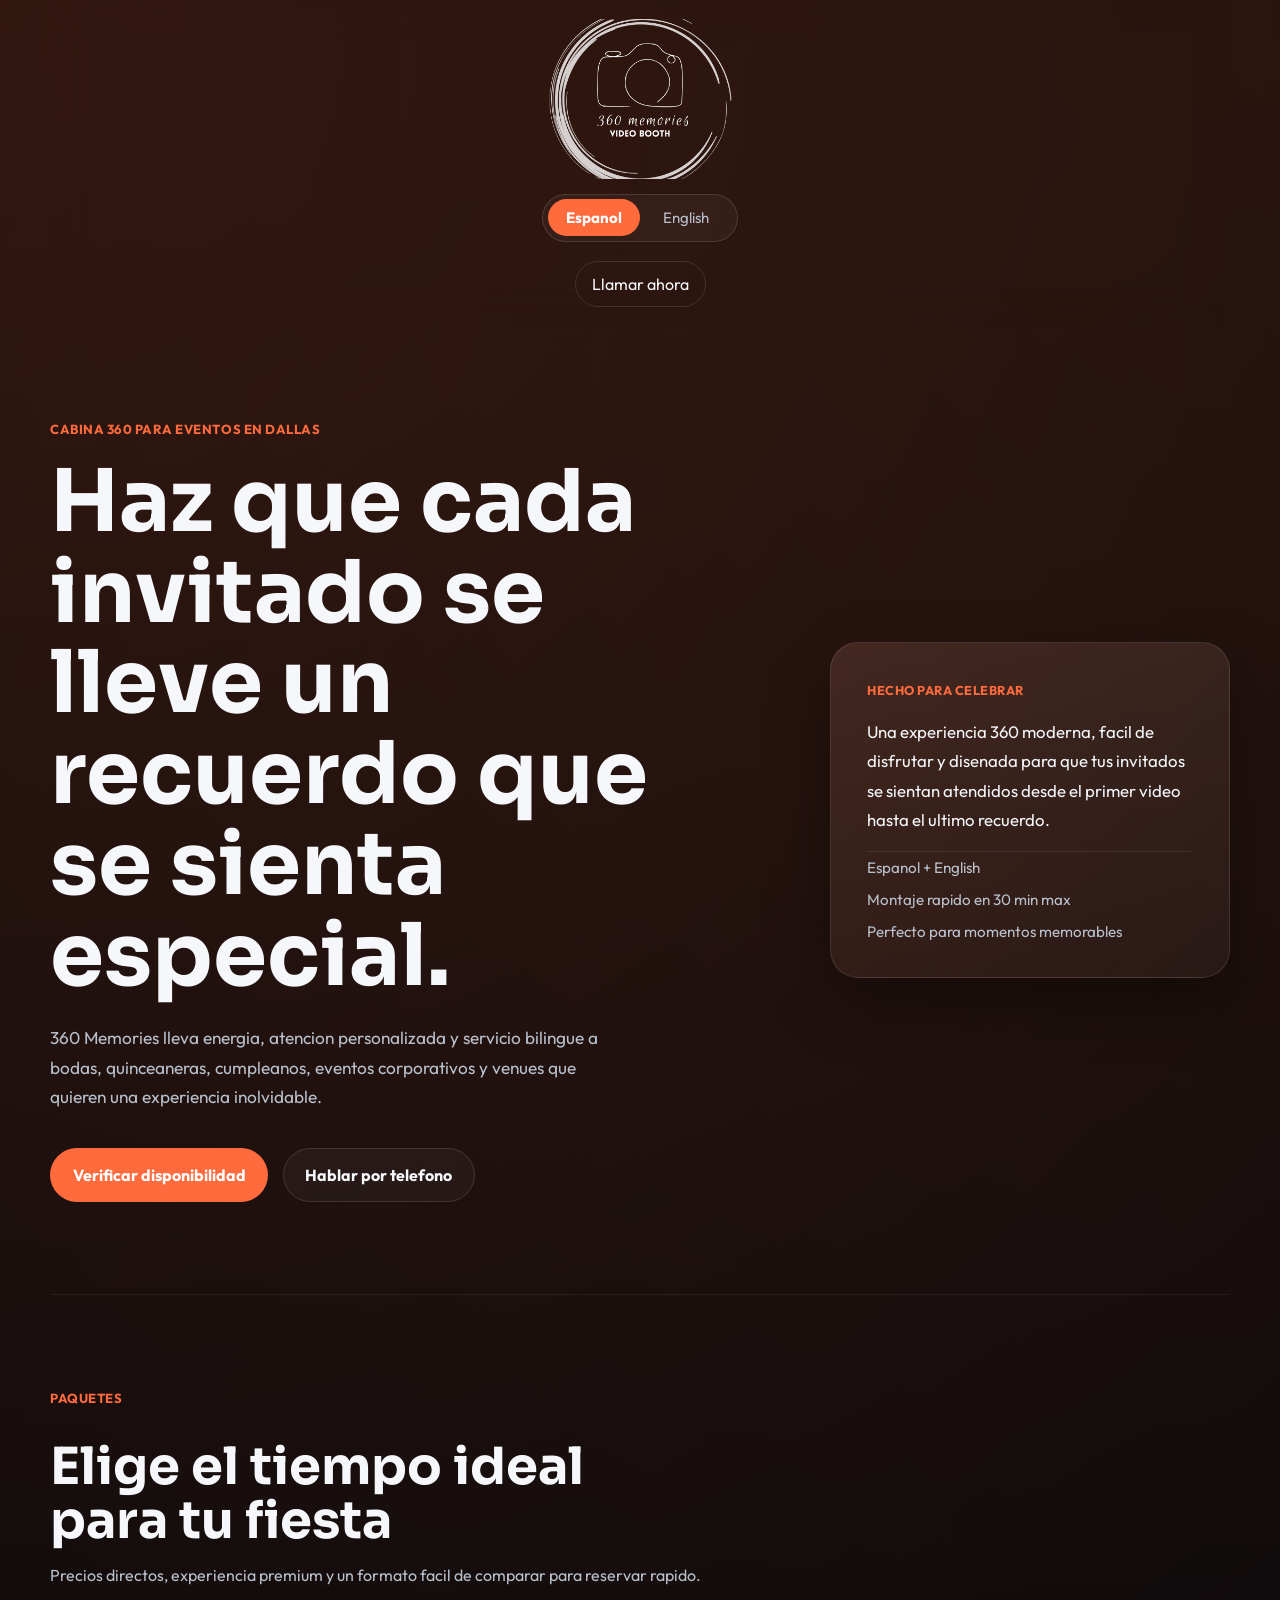
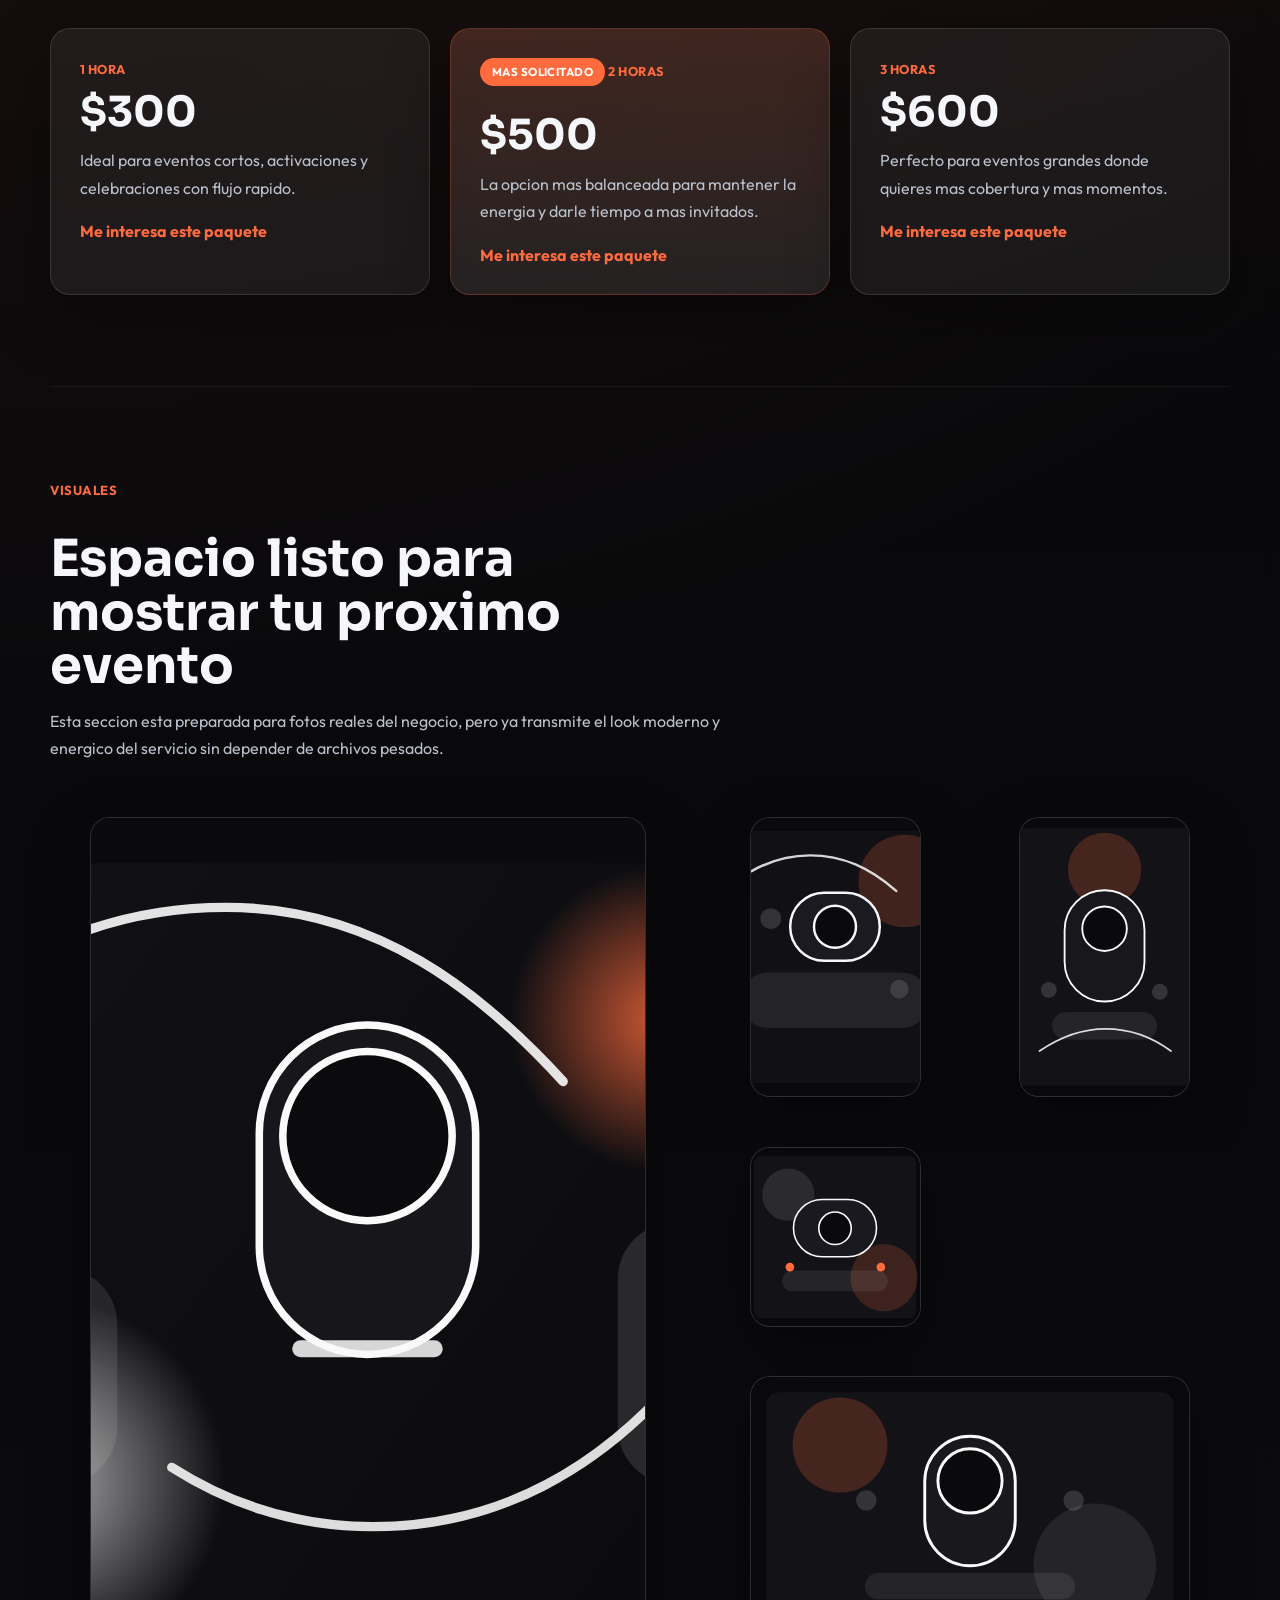
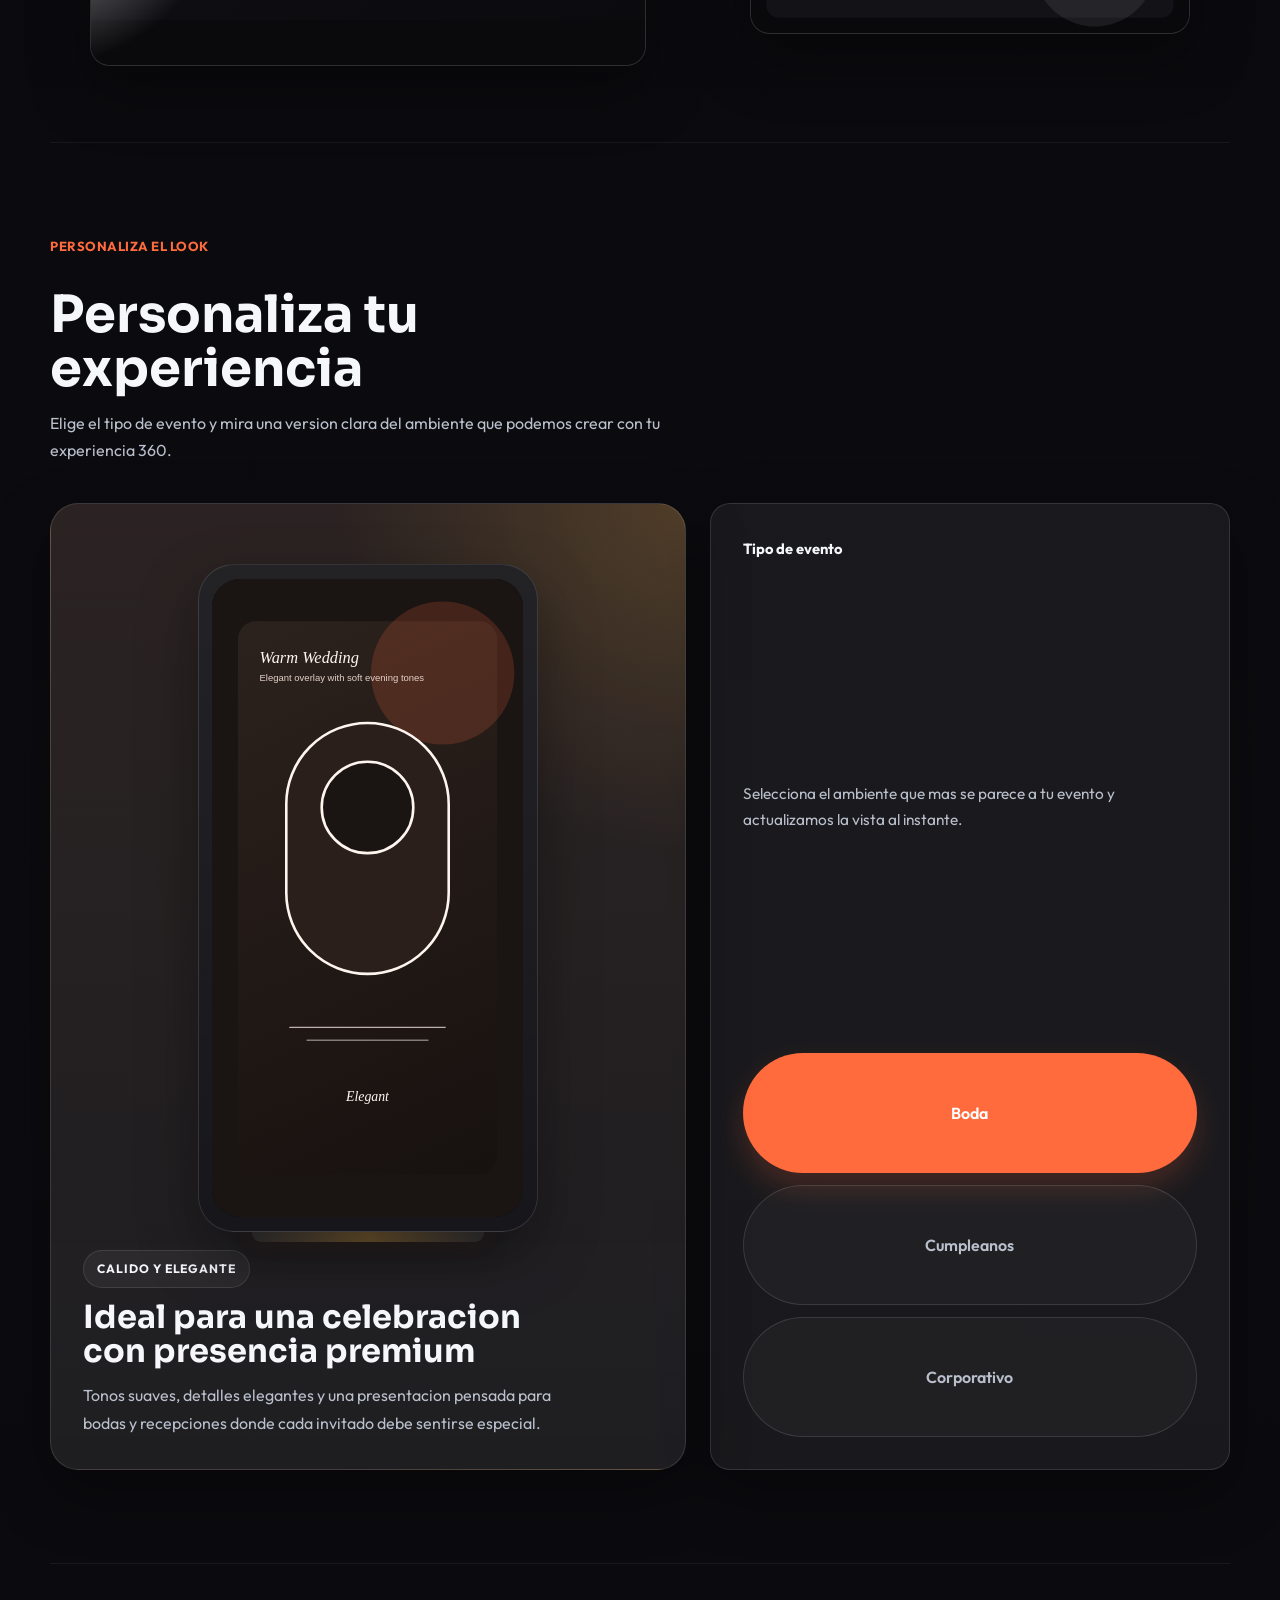
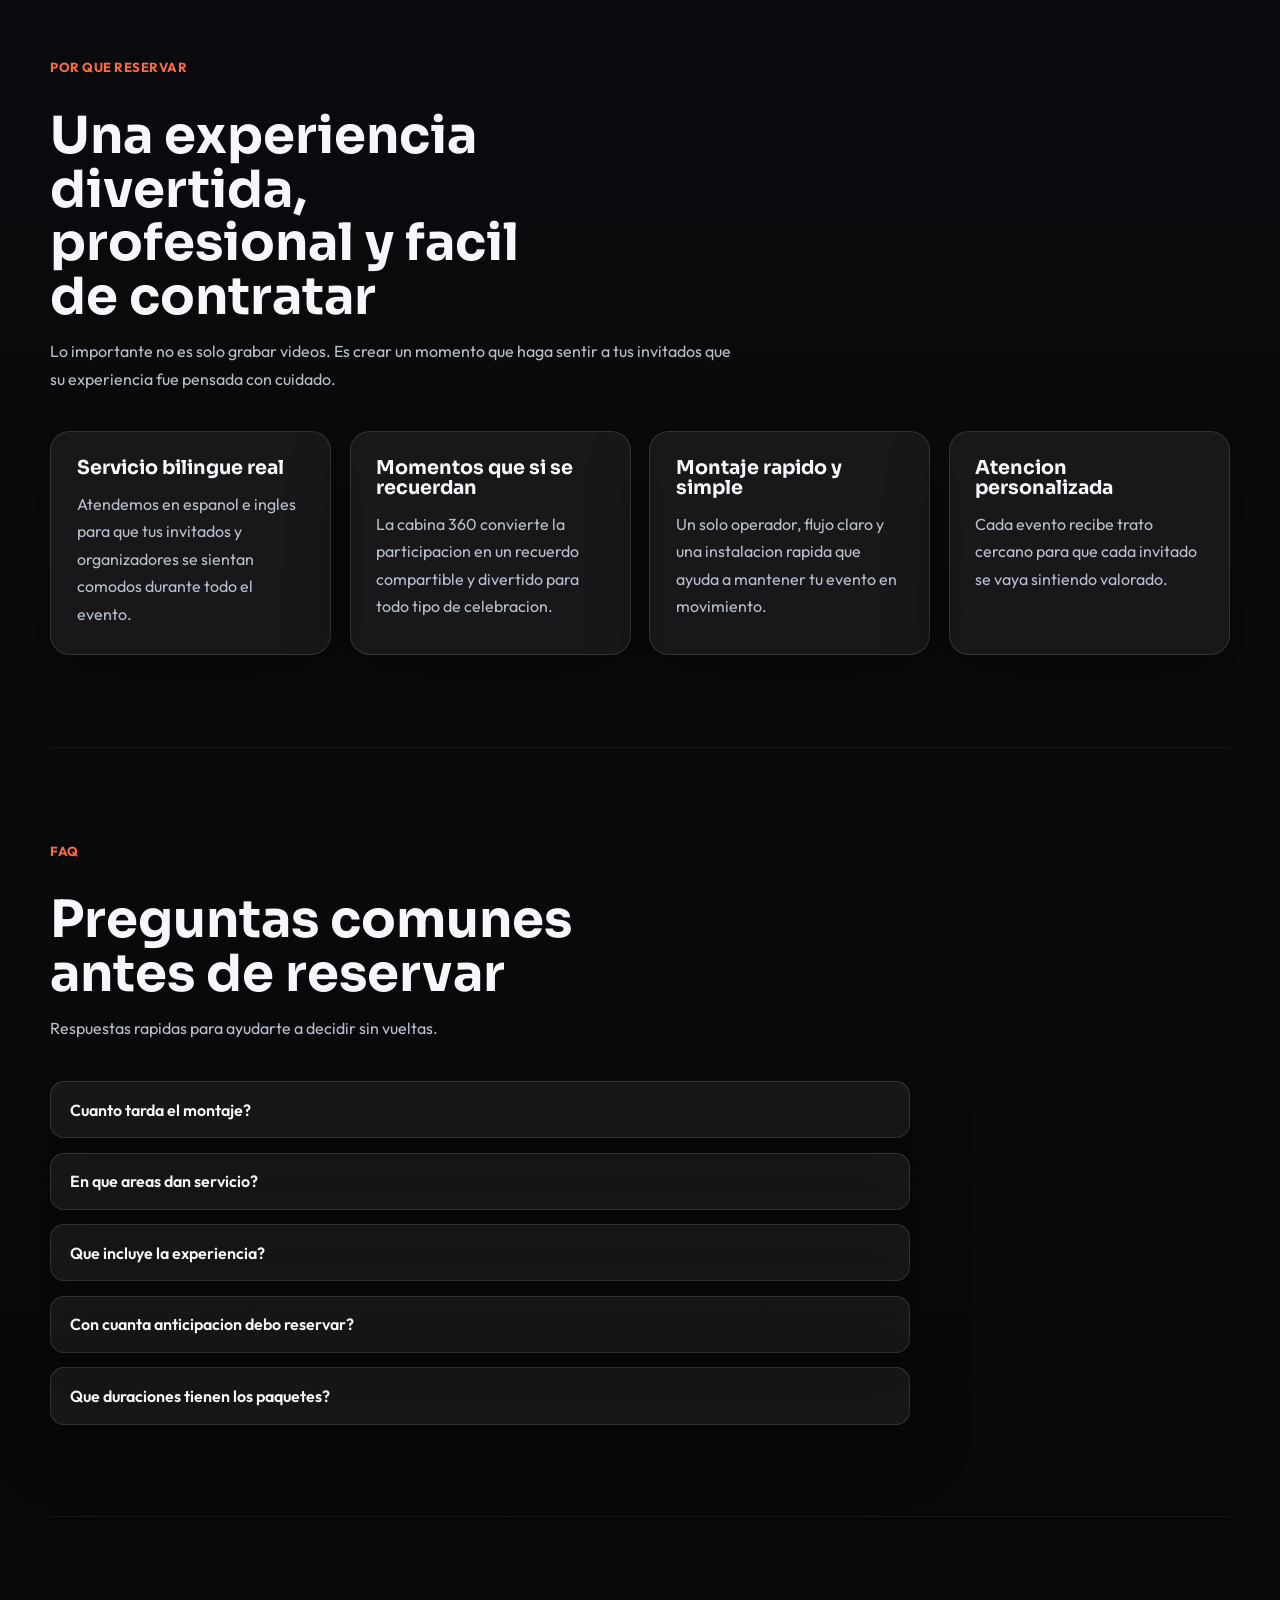
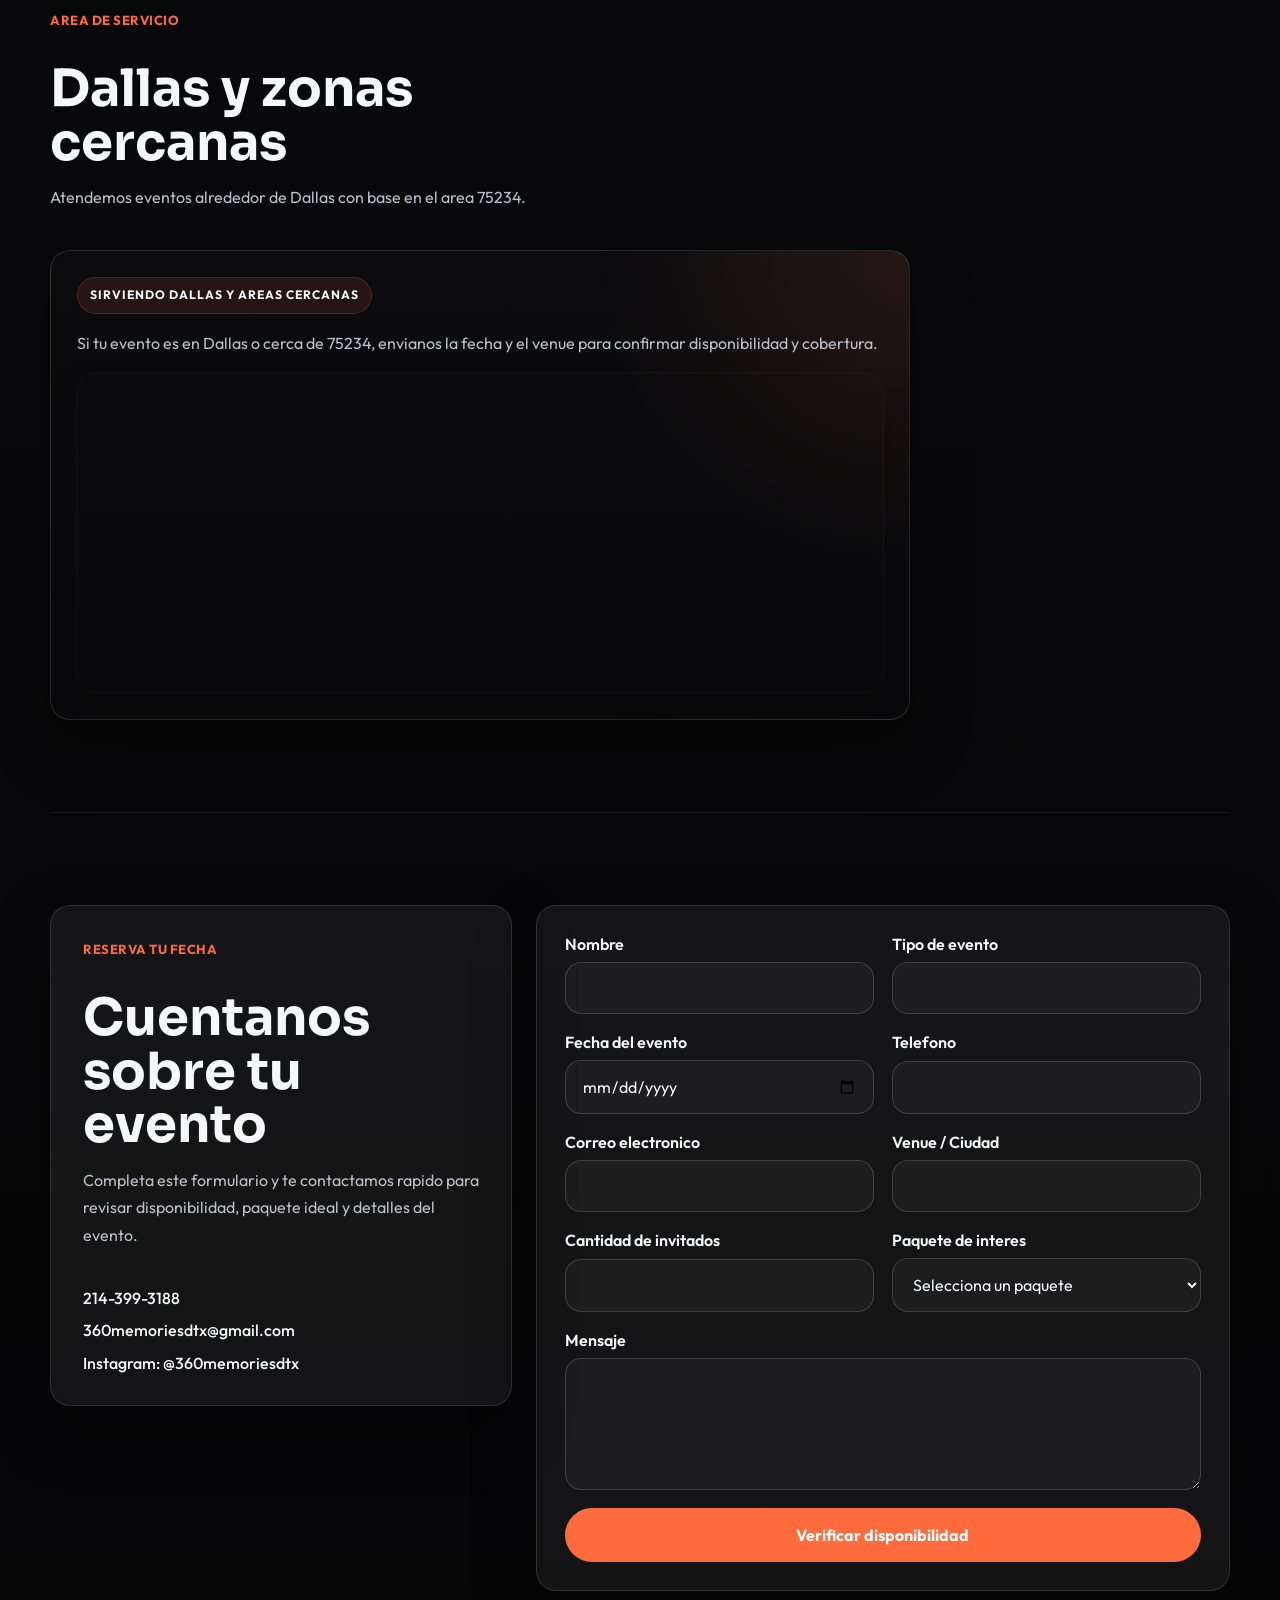
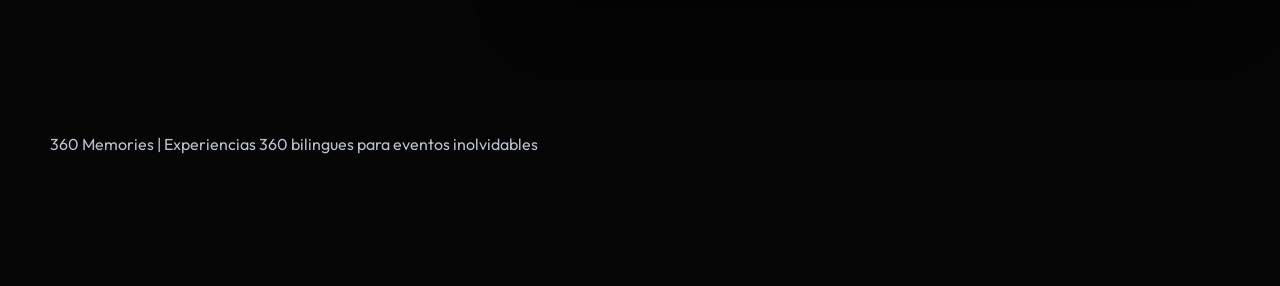
<file: index.html>
<!DOCTYPE html>
<html lang="es">
  <head>
    <meta charset="UTF-8" />
    <meta name="viewport" content="width=device-width, initial-scale=1.0" />
    <title>360 Memories | Bilingual 360 Photo Booth Experiences</title>
    <meta
      name="description"
      content="360 Memories offers bilingual 360 photo booth experiences for weddings, quinceaneras, birthdays, corporate events, and venues across Dallas."
    />
    <meta property="og:title" content="360 Memories" />
    <meta
      property="og:description"
      content="Fun, professional, bilingual 360 booth experiences that make every guest feel celebrated."
    />
    <meta property="og:type" content="website" />
    <meta property="og:image" content="/assets/social-share.png" />
    <meta property="og:image:width" content="1200" />
    <meta property="og:image:height" content="630" />
    <meta name="twitter:card" content="summary_large_image" />
    <meta name="twitter:title" content="360 Memories" />
    <meta
      name="twitter:description"
      content="Fun, professional, bilingual 360 booth experiences that make every guest feel celebrated."
    />
    <meta name="twitter:image" content="/assets/social-share.png" />
    <meta name="theme-color" content="#0b0b0d" />
    <link rel="preconnect" href="https://fonts.googleapis.com" />
    <link rel="preconnect" href="https://fonts.gstatic.com" crossorigin />
    <link
      href="https://fonts.googleapis.com/css2?family=Outfit:wght@300;400;500;600;700;800&family=Sora:wght@500;600;700;800&display=swap"
      rel="stylesheet"
    />
    <link rel="stylesheet" href="styles.css" />
  </head>
  <body data-page="home">
    <div class="page-shell">
      <header class="site-header">
        <div class="header-top-group">
          <a href="#top" class="brand" aria-label="360 Memories home">
            <div class="brand-mark">
              <img src="assets/logo.png" alt="360 Memories Video Booth logo" data-logo />
            </div>
          </a>
          <nav class="lang-toggle" aria-label="Language selector">
            <button type="button" class="lang-btn" data-lang-toggle="es">Espanol</button>
            <button type="button" class="lang-btn" data-lang-toggle="en">English</button>
          </nav>
        </div>
        <a class="header-call" data-phone-link href="#">
          <span data-i18n="callNow"></span>
        </a>
      </header>

      <main id="top">
        <section class="hero section">
          <div class="hero-copy">
            <p class="eyebrow" data-i18n="heroEyebrow"></p>
            <h1 data-i18n="heroHeadline"></h1>
            <p class="hero-lead" data-i18n="heroSubheadline"></p>

            <div class="hero-actions">
              <a href="#lead-form" class="btn btn-primary" data-i18n="primaryCta"></a>
              <a href="#" class="btn btn-secondary" data-phone-link>
                <span data-i18n="heroCallCta"></span>
              </a>
            </div>
          </div>

          <aside class="hero-visual" aria-label="360 booth preview">
            <div class="hero-panel">
              <p class="hero-panel-label" data-i18n="visualLabelTop"></p>
              <p class="hero-panel-text" data-i18n="visualBody"></p>
              <div class="hero-panel-meta">
                <span data-i18n="heroPillOne"></span>
                <span data-i18n="heroPillTwo"></span>
                <span data-i18n="heroPillThree"></span>
              </div>
            </div>
          </aside>
        </section>

        <section class="section" id="packages">
          <div class="section-heading">
            <p class="eyebrow" data-i18n="packagesEyebrow"></p>
            <h2 data-i18n="packagesTitle"></h2>
            <p data-i18n="packagesIntro"></p>
          </div>

          <div class="packages-grid">
            <article class="package-card">
              <span class="package-time" data-i18n="packageOneLabel"></span>
              <h3 data-package-price="0"></h3>
              <p data-i18n="packageOneBody"></p>
              <a href="#lead-form" class="text-link" data-i18n="packageCta"></a>
            </article>
            <article class="package-card featured">
              <span class="featured-badge" data-i18n="popularBadge"></span>
              <span class="package-time" data-i18n="packageTwoLabel"></span>
              <h3 data-package-price="1"></h3>
              <p data-i18n="packageTwoBody"></p>
              <a href="#lead-form" class="text-link" data-i18n="packageCta"></a>
            </article>
            <article class="package-card">
              <span class="package-time" data-i18n="packageThreeLabel"></span>
              <h3 data-package-price="2"></h3>
              <p data-i18n="packageThreeBody"></p>
              <a href="#lead-form" class="text-link" data-i18n="packageCta"></a>
            </article>
          </div>
        </section>

        <section class="section" id="gallery">
          <div class="section-heading">
            <p class="eyebrow" data-i18n="galleryEyebrow"></p>
            <h2 data-i18n="galleryTitle"></h2>
            <p data-i18n="galleryIntro"></p>
          </div>

          <div class="gallery-layout">
            <figure class="gallery-feature gallery-media">
              <img
                src="images/gallery1.svg"
                alt="Featured 360 booth event scene with guests celebrating around the platform"
                loading="lazy"
              />
            </figure>
            <div class="gallery-grid">
              <figure class="gallery-tile gallery-media">
                <img
                  src="images/gallery2.svg"
                  alt="Wedding-style 360 booth setup with elegant lighting"
                  loading="lazy"
                />
              </figure>
              <figure class="gallery-tile tall gallery-media">
                <img
                  src="images/gallery3.svg"
                  alt="Quinceanera-inspired 360 booth moment with bright event energy"
                  loading="lazy"
                />
              </figure>
              <figure class="gallery-tile gallery-media">
                <img
                  src="images/gallery4.svg"
                  alt="Corporate event crowd enjoying a branded 360 booth activation"
                  loading="lazy"
                />
              </figure>
              <figure class="gallery-tile wide gallery-media">
                <img
                  src="images/gallery5.svg"
                  alt="Birthday party style 360 booth area with energetic atmosphere"
                  loading="lazy"
                />
              </figure>
            </div>
          </div>
        </section>

        <section class="section" id="experience-customizer">
          <div class="section-heading">
            <p class="eyebrow" data-i18n="customizerEyebrow"></p>
            <h2 data-i18n="customizerTitle"></h2>
            <p data-i18n="customizerIntro"></p>
          </div>

          <div class="customizer-layout">
            <div class="customizer-visual theme-wedding" data-experience-visual>
              <div class="phone-preview-shell">
                <div class="showcase-booth-visual" aria-hidden="true">
                  <div class="showcase-booth-arm-group">
                    <span class="showcase-booth-arm"></span>
                    <span class="showcase-booth-ring"></span>
                  </div>
                  <span class="showcase-booth-base"></span>
                </div>
                <div class="phone-preview-frame">
                  <div class="phone-preview-screen">
                    <img
                      id="experience-preview-image"
                      src="images/preview-wedding-elegant-warm.svg"
                      alt="Phone preview of a wedding 360 booth experience"
                      loading="lazy"
                    />
                  </div>
                </div>
              </div>

              <div class="experience-summary">
                <p class="experience-summary-label" data-experience-tone data-i18n="customizerWeddingTone"></p>
                <h3 data-experience-title data-i18n="customizerWeddingTitle"></h3>
                <p data-experience-description data-i18n="customizerWeddingBody"></p>
              </div>
            </div>

            <div class="customizer-controls">
              <div class="control-group">
                <p class="control-label" data-i18n="customizerEventLabel"></p>
                <p class="control-helper" data-i18n="customizerControlBody"></p>
                <div class="control-options">
                  <button type="button" class="control-chip is-active" data-experience-option="wedding" data-i18n="customizerEventWedding"></button>
                  <button type="button" class="control-chip" data-experience-option="birthday" data-i18n="customizerEventBirthday"></button>
                  <button type="button" class="control-chip" data-experience-option="corporate" data-i18n="customizerEventCorporate"></button>
                </div>
              </div>
            </div>
          </div>
        </section>

        <section class="section" id="value">
          <div class="section-heading">
            <p class="eyebrow" data-i18n="valueEyebrow"></p>
            <h2 data-i18n="valueTitle"></h2>
            <p data-i18n="valueIntro"></p>
          </div>

          <div class="value-grid">
            <article class="value-card">
              <h3 data-i18n="valueOneTitle"></h3>
              <p data-i18n="valueOneBody"></p>
            </article>
            <article class="value-card">
              <h3 data-i18n="valueTwoTitle"></h3>
              <p data-i18n="valueTwoBody"></p>
            </article>
            <article class="value-card">
              <h3 data-i18n="valueThreeTitle"></h3>
              <p data-i18n="valueThreeBody"></p>
            </article>
            <article class="value-card">
              <h3 data-i18n="valueFourTitle"></h3>
              <p data-i18n="valueFourBody"></p>
            </article>
          </div>
        </section>

        <section class="section" id="faq">
          <div class="section-heading">
            <p class="eyebrow" data-i18n="faqEyebrow"></p>
            <h2 data-i18n="faqTitle"></h2>
            <p data-i18n="faqIntro"></p>
          </div>

          <div class="faq-list">
            <details class="faq-item">
              <summary data-i18n="faqOneQuestion"></summary>
              <p data-i18n="faqOneAnswer"></p>
            </details>
            <details class="faq-item">
              <summary data-i18n="faqTwoQuestion"></summary>
              <p data-i18n="faqTwoAnswer"></p>
            </details>
            <details class="faq-item">
              <summary data-i18n="faqThreeQuestion"></summary>
              <p data-i18n="faqThreeAnswer"></p>
            </details>
            <details class="faq-item">
              <summary data-i18n="faqFourQuestion"></summary>
              <p data-i18n="faqFourAnswer"></p>
            </details>
            <details class="faq-item">
              <summary data-i18n="faqFiveQuestion"></summary>
              <p data-i18n="faqFiveAnswer"></p>
            </details>
          </div>
        </section>

        <section class="section service-area" id="service-area">
          <div class="section-heading">
            <p class="eyebrow" data-i18n="serviceEyebrow"></p>
            <h2 data-i18n="serviceTitle"></h2>
            <p data-i18n="serviceIntro"></p>
          </div>

          <div class="service-area-map-shell">
            <p class="service-area-map-label" data-i18n="serviceMapLabel"></p>
            <p data-i18n="serviceBody"></p>
            <div class="service-area-map">
              <iframe
                title="Map showing Dallas, Texas and surrounding areas"
                width="100%"
                height="320"
                style="border:0;"
                loading="lazy"
                allowfullscreen
                referrerpolicy="no-referrer-when-downgrade"
                src="https://www.google.com/maps?q=Dallas+Texas&z=10&output=embed"
              ></iframe>
            </div>
          </div>
        </section>

        <section class="section lead-section" id="lead-form">
          <div class="lead-panel">
            <div class="section-heading">
              <p class="eyebrow" data-i18n="formEyebrow"></p>
              <h2 data-i18n="formTitle"></h2>
              <p data-i18n="formIntro"></p>
            </div>

            <div class="contact-points">
              <a href="#" data-phone-link></a>
              <a href="#" data-email-link data-config="email"></a>
              <a href="#" data-instagram-link></a>
            </div>
          </div>

          <form
            name="lead-capture-360-memories"
            method="POST"
            action="/thank-you.html"
            data-netlify="true"
            netlify-honeypot="bot-field"
            class="lead-form"
          >
            <input type="hidden" name="form-name" value="lead-capture-360-memories" />
            <input type="hidden" name="business" data-config-value="businessName" value="360 Memories" />
            <p class="sr-only">
              <label>
                Do not fill this out if you are human:
                <input name="bot-field" />
              </label>
            </p>

            <label>
              <span data-i18n="fieldName"></span>
              <input type="text" name="name" required autocomplete="name" />
            </label>

            <label>
              <span data-i18n="fieldEventType"></span>
              <input type="text" name="event_type" required />
            </label>

            <label>
              <span data-i18n="fieldEventDate"></span>
              <input type="date" name="event_date" required />
            </label>

            <label>
              <span data-i18n="fieldPhone"></span>
              <input type="tel" name="phone" required autocomplete="tel" />
            </label>

            <label>
              <span data-i18n="fieldEmail"></span>
              <input type="email" name="email" required autocomplete="email" />
            </label>

            <label>
              <span data-i18n="fieldVenue"></span>
              <input type="text" name="venue_city" required />
            </label>

            <label>
              <span data-i18n="fieldGuestCount"></span>
              <input type="number" name="guest_count" min="1" required />
            </label>

            <label>
              <span data-i18n="fieldPackage"></span>
              <select name="package_interest" id="package-interest" required></select>
            </label>

            <label class="full-width">
              <span data-i18n="fieldMessage"></span>
              <textarea name="message" rows="5" required></textarea>
            </label>

            <button type="submit" class="btn btn-primary full-width" data-i18n="formCta"></button>
          </form>
        </section>
      </main>

      <footer class="site-footer">
        <p>
          <span data-config="businessName"></span>
          <span data-i18n="footerCopy"></span>
        </p>
      </footer>
    </div>

    <a href="#lead-form" class="mobile-sticky-cta" data-i18n="mobileStickyCta"></a>

    <script src="config.js"></script>
    <script src="main.js"></script>
  </body>
</html>
</file>
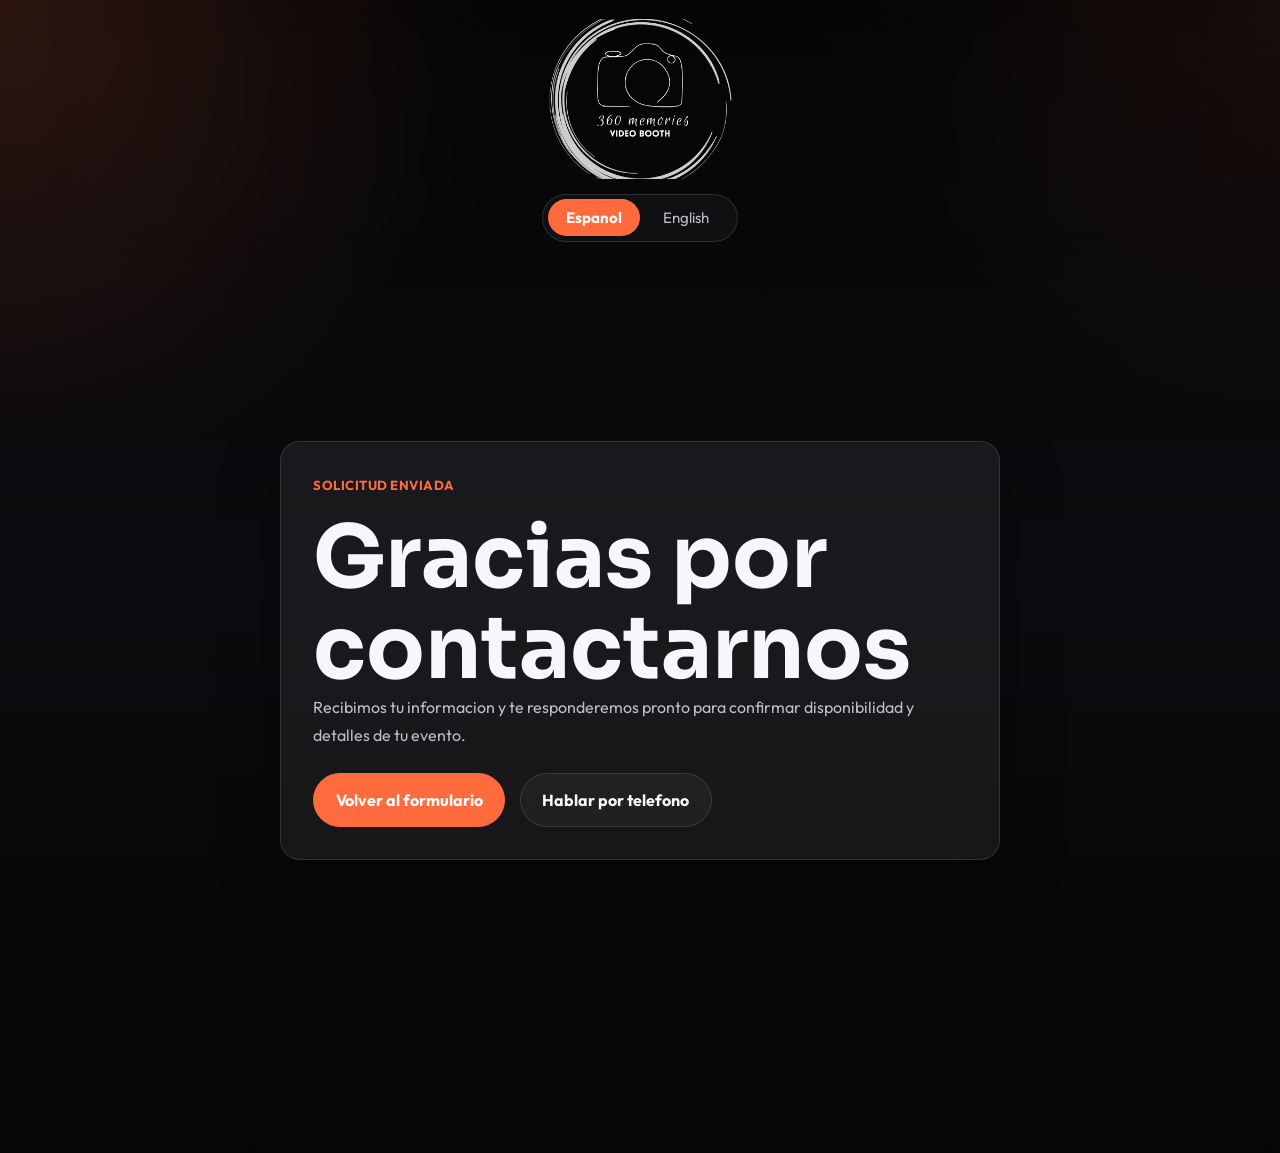
<file: thank-you.html>
<!DOCTYPE html>
<html lang="es">
  <head>
    <meta charset="UTF-8" />
    <meta name="viewport" content="width=device-width, initial-scale=1.0" />
    <title>Thank You | 360 Memories</title>
    <meta
      name="description"
      content="Thank you for contacting 360 Memories. We will follow up soon to confirm availability for your event."
    />
    <meta name="theme-color" content="#0b0b0d" />
    <link rel="preconnect" href="https://fonts.googleapis.com" />
    <link rel="preconnect" href="https://fonts.gstatic.com" crossorigin />
    <link
      href="https://fonts.googleapis.com/css2?family=Outfit:wght@300;400;500;600;700;800&family=Sora:wght@500;600;700;800&display=swap"
      rel="stylesheet"
    />
    <link rel="stylesheet" href="styles.css" />
  </head>
  <body data-page="thank-you" class="thank-you-body">
    <div class="page-shell">
      <header class="site-header">
        <div class="header-top-group">
          <a href="/index.html" class="brand" aria-label="360 Memories home">
            <div class="brand-mark">
              <img src="assets/logo.png" alt="360 Memories Video Booth logo" data-logo />
            </div>
          </a>
          <nav class="lang-toggle" aria-label="Language selector">
            <button type="button" class="lang-btn" data-lang-toggle="es">Espanol</button>
            <button type="button" class="lang-btn" data-lang-toggle="en">English</button>
          </nav>
        </div>
      </header>

      <main class="thank-you-main">
        <section class="thank-you-card">
          <p class="eyebrow" data-i18n="thanksEyebrow"></p>
          <h1 data-i18n="thanksTitle"></h1>
          <p data-i18n="thanksBody"></p>

          <div class="thank-you-actions">
            <a href="/index.html#lead-form" class="btn btn-primary" data-i18n="thanksBackToForm"></a>
            <a href="#" class="btn btn-secondary" data-phone-link>
              <span data-i18n="heroCallCta"></span>
            </a>
          </div>
        </section>
      </main>
    </div>

    <script src="config.js"></script>
    <script src="main.js"></script>
  </body>
</html>
</file>
<file: styles.css>
:root {
  --bg: #09090b;
  --bg-soft: #141419;
  --surface: rgba(255, 255, 255, 0.06);
  --surface-strong: rgba(255, 255, 255, 0.1);
  --text: #f5f7fb;
  --muted: #b9c0cc;
  --line: rgba(255, 255, 255, 0.12);
  --accent: #ff6b3d;
  --accent-soft: rgba(255, 107, 61, 0.14);
  --shadow: 0 24px 60px rgba(0, 0, 0, 0.35);
  --radius-lg: 28px;
  --radius-md: 20px;
  --radius-sm: 14px;
  --max: 1180px;
}

*,
*::before,
*::after {
  box-sizing: border-box;
}

html {
  scroll-behavior: smooth;
}

body {
  margin: 0;
  font-family: "Outfit", sans-serif;
  background:
    radial-gradient(circle at top left, rgba(255, 107, 61, 0.16), transparent 28%),
    radial-gradient(circle at top right, rgba(255, 107, 61, 0.08), transparent 24%),
    linear-gradient(180deg, #050506 0%, #0c0c10 50%, #050506 100%);
  color: var(--text);
}

a {
  color: inherit;
  text-decoration: none;
}

img {
  display: block;
  max-width: 100%;
}

button,
input,
select,
textarea {
  font: inherit;
}

.page-shell {
  width: min(calc(100% - 2rem), var(--max));
  margin: 0 auto;
  padding-bottom: 7rem;
}

.section {
  padding: 5.75rem 0;
}

.section + .section {
  border-top: 1px solid rgba(255, 255, 255, 0.06);
}

.site-header {
  display: flex;
  flex-direction: column;
  align-items: center;
  justify-content: center;
  gap: 1.2rem;
  padding: 1.2rem 0;
  backdrop-filter: blur(18px);
}

.header-top-group {
  display: flex;
  flex-direction: column;
  align-items: center;
  justify-content: center;
  gap: 0.9rem;
}

.brand {
  display: inline-flex;
  align-items: center;
}

.brand-mark {
  width: clamp(180px, 24vw, 280px);
}

.brand-mark img {
  width: 100%;
  height: auto;
}

.eyebrow,
.package-time,
.featured-badge,
.gallery-badge {
  letter-spacing: 0.04em;
  text-transform: uppercase;
}

.lang-toggle {
  display: inline-flex;
  padding: 0.3rem;
  border: 1px solid var(--line);
  border-radius: 999px;
  background: rgba(255, 255, 255, 0.04);
}

.lang-btn,
.header-call {
  border: 0;
  border-radius: 999px;
}

.lang-btn {
  min-width: 92px;
  padding: 0.55rem 1rem;
  background: transparent;
  color: var(--muted);
  font-size: 0.94rem;
  text-align: center;
  cursor: pointer;
  transition: 180ms ease;
}

.lang-btn.is-active {
  background: var(--accent);
  color: #ffffff;
  font-weight: 700;
}

.header-call {
  display: inline-flex;
  align-items: center;
  justify-content: center;
  padding: 0.75rem 1rem;
  border: 1px solid var(--line);
  color: var(--text);
  transition: border-color 320ms ease, color 320ms ease, background 320ms ease;
}

.header-call:hover,
.header-call:focus-visible {
  border-color: rgba(255, 107, 61, 0.4);
  color: #ffffff;
  background: rgba(255, 107, 61, 0.08);
}

.hero {
  display: grid;
  grid-template-columns: 1.1fr 0.9fr;
  gap: 4rem;
  align-items: center;
  min-height: calc(100vh - 120px);
}

.eyebrow {
  color: var(--accent);
  font-size: 0.82rem;
  font-weight: 700;
  margin: 0 0 1rem;
}

h1,
h2,
h3 {
  font-family: "Sora", sans-serif;
  line-height: 1.05;
  margin: 0;
}

h1 {
  font-size: clamp(2.8rem, 7vw, 5.4rem);
  max-width: 12ch;
}

h2 {
  font-size: clamp(2rem, 4vw, 3.2rem);
  max-width: 14ch;
}

h3 {
  font-size: 1.5rem;
}

p {
  color: var(--muted);
  line-height: 1.72;
  margin: 0;
}

.hero-lead,
.section-heading p {
  max-width: 62ch;
}

.hero-copy {
  max-width: 680px;
}

.hero-copy h1 {
  max-width: 11ch;
}

.hero-lead {
  margin-top: 1.35rem;
  max-width: 50ch;
  font-size: 1.08rem;
}

.hero-actions,
.packages-grid,
.gallery-layout,
.value-grid,
.lead-section {
  display: grid;
}

.pill,
.package-card,
.gallery-feature,
.gallery-tile,
.value-card,
.service-area-map-shell,
.lead-panel,
.lead-form,
.thank-you-card,
.faq-item {
  border: 1px solid var(--line);
  background: var(--surface);
  box-shadow: var(--shadow);
}

.hero-actions {
  grid-template-columns: repeat(2, max-content);
  gap: 0.9rem;
  margin-top: 2.25rem;
}

.btn {
  display: inline-flex;
  align-items: center;
  justify-content: center;
  min-height: 54px;
  padding: 0.95rem 1.35rem;
  border-radius: 999px;
  font-weight: 700;
  transition:
    transform 320ms ease,
    box-shadow 320ms ease,
    background 320ms ease,
    border-color 320ms ease;
}

.btn:hover,
.btn:focus-visible {
  transform: translateY(-2px) scale(1.01);
  box-shadow: 0 18px 34px rgba(0, 0, 0, 0.2);
}

.btn-primary {
  background: var(--accent);
  border: 1px solid transparent;
  color: #ffffff;
}

.btn-secondary {
  border: 1px solid var(--line);
  background: rgba(255, 255, 255, 0.04);
  color: var(--text);
}

.btn-primary:hover,
.btn-primary:focus-visible {
  background: #ff7a52;
}

.btn-secondary:hover,
.btn-secondary:focus-visible {
  border-color: rgba(255, 107, 61, 0.4);
  background: rgba(255, 107, 61, 0.08);
}

.package-card,
.gallery-feature,
.gallery-tile,
.value-card,
.service-area-map-shell,
.lead-panel,
.lead-form,
.thank-you-card {
  border-radius: var(--radius-md);
}

.hero-visual {
  display: flex;
  align-items: center;
  justify-content: flex-end;
}

.hero-panel {
  display: grid;
  gap: 1rem;
  width: min(100%, 400px);
  padding: 2.25rem;
  border: 1px solid rgba(255, 255, 255, 0.1);
  border-radius: var(--radius-lg);
  background:
    linear-gradient(180deg, rgba(255, 255, 255, 0.06), rgba(255, 255, 255, 0.03)),
    linear-gradient(135deg, rgba(255, 107, 61, 0.08), rgba(255, 107, 61, 0.02));
  box-shadow: var(--shadow);
}

.hero-panel-label {
  color: var(--accent);
  font-size: 0.8rem;
  font-weight: 700;
  letter-spacing: 0.04em;
  text-transform: uppercase;
}

.hero-panel-text {
  max-width: 30ch;
  color: var(--text);
  font-size: 1.05rem;
  line-height: 1.75;
}

.hero-panel-meta {
  display: grid;
  gap: 0.8rem;
  padding-top: 0.4rem;
  border-top: 1px solid rgba(255, 255, 255, 0.08);
}

.hero-panel-meta span {
  color: var(--muted);
  font-size: 0.95rem;
}

.section-heading {
  display: grid;
  gap: 0.9rem;
  max-width: 700px;
  margin-bottom: 2.4rem;
}

.packages-grid {
  grid-template-columns: repeat(3, minmax(0, 1fr));
  gap: 1.25rem;
}

.package-card {
  position: relative;
  padding: 1.8rem;
  overflow: hidden;
  transition:
    transform 320ms ease,
    box-shadow 320ms ease,
    border-color 320ms ease,
    background 320ms ease;
}

.package-card:hover,
.package-card:focus-within {
  transform: translateY(-4px);
  box-shadow: 0 24px 42px rgba(0, 0, 0, 0.26);
  border-color: rgba(255, 255, 255, 0.2);
}

.package-card.featured {
  background:
    linear-gradient(180deg, rgba(255, 107, 61, 0.14), rgba(255, 255, 255, 0.04)),
    var(--surface);
  border-color: rgba(255, 107, 61, 0.24);
}

.package-card.featured:hover,
.package-card.featured:focus-within {
  border-color: rgba(255, 107, 61, 0.42);
  background:
    linear-gradient(180deg, rgba(255, 107, 61, 0.18), rgba(255, 255, 255, 0.05)),
    var(--surface);
}

.featured-badge {
  display: inline-flex;
  margin-bottom: 1rem;
  padding: 0.4rem 0.75rem;
  border-radius: 999px;
  background: var(--accent);
  color: #ffffff;
  font-size: 0.72rem;
  font-weight: 700;
}

.package-time {
  color: var(--accent);
  font-size: 0.8rem;
  font-weight: 700;
}

.package-card h3 {
  margin: 0.8rem 0;
  font-size: 2.6rem;
}

.text-link {
  display: inline-flex;
  margin-top: 1.2rem;
  color: var(--accent);
  font-weight: 700;
  transition: color 320ms ease, transform 320ms ease;
}

.text-link:hover,
.text-link:focus-visible {
  color: #ff8a66;
  transform: translateX(3px);
}

.gallery-layout {
  grid-template-columns: 1.1fr 0.9fr;
  gap: 1.5rem;
  align-items: stretch;
}

.gallery-feature,
.lead-panel,
.thank-you-card {
  padding: 2rem;
}

.gallery-feature {
  min-height: 100%;
  padding: 0;
}

.gallery-badge {
  display: inline-flex;
  margin-bottom: 1rem;
  padding: 0.45rem 0.75rem;
  border: 1px solid rgba(255, 107, 61, 0.2);
  border-radius: 999px;
  color: var(--accent);
  font-size: 0.75rem;
  font-weight: 700;
  background: var(--accent-soft);
}

.gallery-grid {
  display: grid;
  grid-template-columns: repeat(2, minmax(0, 1fr));
  gap: 1.1rem;
}

.gallery-media {
  position: relative;
  overflow: hidden;
  border-radius: var(--radius-md);
  background: rgba(255, 255, 255, 0.03);
  transition: transform 360ms ease, box-shadow 360ms ease;
}

.gallery-media img {
  width: 100%;
  height: 100%;
  object-fit: cover;
  display: block;
}

.gallery-media:hover,
.gallery-media:focus-within {
  transform: scale(1.03);
  box-shadow: 0 28px 48px rgba(0, 0, 0, 0.28);
}

.gallery-tile {
  position: relative;
  min-height: 180px;
  padding: 0;
}

.gallery-tile.tall {
  min-height: 280px;
}

.gallery-tile.wide {
  grid-column: span 2;
}

.customizer-layout {
  display: grid;
  grid-template-columns: 1.1fr 0.9fr;
  gap: 1.5rem;
  align-items: center;
}

.customizer-visual,
.customizer-controls,
.phone-preview-frame {
  border: 1px solid var(--line);
  background: var(--surface);
  box-shadow: var(--shadow);
}

.customizer-visual {
  position: relative;
  overflow: hidden;
  padding: 2rem;
  border-radius: var(--radius-lg);
  transition:
    background 360ms ease,
    border-color 360ms ease,
    box-shadow 360ms ease,
    transform 360ms ease;
}

.customizer-controls {
  display: grid;
  gap: 1.35rem;
  padding: 2rem;
  border-radius: var(--radius-md);
  align-self: stretch;
}

.control-group {
  display: grid;
  gap: 1rem;
}

.control-label {
  color: var(--text);
  font-size: 0.92rem;
  font-weight: 700;
}

.control-helper {
  max-width: 30rem;
  color: var(--muted);
  font-size: 0.96rem;
}

.control-options {
  display: grid;
  gap: 0.75rem;
}

.control-chip {
  display: inline-flex;
  justify-content: center;
  align-items: center;
  border: 1px solid var(--line);
  background: rgba(255, 255, 255, 0.03);
  color: var(--muted);
  min-height: 52px;
  padding: 0.9rem 1.1rem;
  border-radius: 999px;
  font-weight: 600;
  cursor: pointer;
  transition:
    color 320ms ease,
    background 320ms ease,
    border-color 320ms ease,
    transform 320ms ease;
}

.control-chip:hover,
.control-chip:focus-visible {
  color: var(--text);
  border-color: rgba(255, 107, 61, 0.3);
  transform: translateY(-1px);
}

.control-chip.is-active {
  background: var(--accent);
  border-color: transparent;
  color: #ffffff;
  box-shadow: 0 14px 30px rgba(255, 107, 61, 0.2);
}

.phone-preview-shell {
  position: relative;
  display: flex;
  justify-content: center;
  align-items: center;
  margin: 0 auto;
  min-height: 28rem;
  padding: 1.75rem 0 1.15rem;
}

.showcase-booth-visual {
  position: absolute;
  inset: 1.5rem 0 0;
  pointer-events: none;
  transform-origin: center bottom;
  transition:
    transform 380ms ease,
    opacity 380ms ease;
}

.showcase-booth-arm-group {
  position: absolute;
  left: 50%;
  bottom: 5.4rem;
  width: min(42vw, 180px);
  height: min(42vw, 180px);
  transform-origin: 12% 88%;
  transform: rotate(14deg);
  transition:
    transform 420ms ease,
    filter 360ms ease;
}

.showcase-booth-arm {
  position: absolute;
  left: 14%;
  bottom: 14%;
  width: 5px;
  height: 72%;
  border-radius: 999px;
  background: linear-gradient(180deg, rgba(255, 255, 255, 0.96), rgba(255, 107, 61, 0.48));
  box-shadow: 0 0 18px rgba(255, 107, 61, 0.18);
  transition:
    background 360ms ease,
    box-shadow 360ms ease;
}

.showcase-booth-ring {
  position: absolute;
  left: 18%;
  top: 10%;
  width: 56px;
  height: 56px;
  border-radius: 999px;
  border: 3px solid rgba(255, 255, 255, 0.92);
  box-shadow:
    0 0 0 5px rgba(255, 107, 61, 0.12),
    0 0 24px rgba(255, 107, 61, 0.18);
  transition:
    border-color 360ms ease,
    box-shadow 360ms ease,
    transform 420ms ease;
}

.showcase-booth-base {
  position: absolute;
  left: 50%;
  bottom: 0.55rem;
  width: min(58vw, 232px);
  height: 18px;
  border-radius: 999px;
  background: linear-gradient(90deg, rgba(255, 255, 255, 0.08), rgba(255, 107, 61, 0.26), rgba(255, 255, 255, 0.08));
  box-shadow:
    0 10px 28px rgba(0, 0, 0, 0.22),
    0 0 24px rgba(255, 107, 61, 0.12);
  transform: translateX(-50%);
  transition:
    background 360ms ease,
    box-shadow 360ms ease;
}

.phone-preview-frame {
  position: relative;
  z-index: 1;
  width: min(100%, 340px);
  padding: 0.85rem;
  border-radius: 36px;
  background:
    linear-gradient(180deg, rgba(255, 255, 255, 0.08), rgba(255, 255, 255, 0.03)),
    #101014;
  transition:
    transform 380ms ease,
    border-color 360ms ease,
    box-shadow 360ms ease,
    background 360ms ease;
}

.phone-preview-screen {
  overflow: hidden;
  aspect-ratio: 9 / 18.5;
  border-radius: 28px;
  background: #0b0b0d;
}

.phone-preview-screen img {
  width: 100%;
  height: 100%;
  object-fit: cover;
  display: block;
  transition:
    opacity 360ms ease,
    transform 360ms ease,
    filter 360ms ease;
}

.phone-preview-screen img.is-fading {
  opacity: 0.28;
  transform: scale(1.02);
}

.experience-summary {
  display: grid;
  gap: 0.85rem;
  max-width: 30rem;
}

.experience-summary-label {
  display: inline-flex;
  width: fit-content;
  padding: 0.45rem 0.8rem;
  border-radius: 999px;
  border: 1px solid rgba(255, 255, 255, 0.1);
  background: rgba(255, 255, 255, 0.05);
  color: var(--text);
  font-size: 0.76rem;
  font-weight: 700;
  letter-spacing: 0.08em;
  text-transform: uppercase;
}

.experience-summary h3 {
  margin: 0;
  font-size: clamp(1.5rem, 3vw, 2rem);
}

.experience-summary p:last-child {
  color: var(--muted);
}

.customizer-visual.is-switching {
  transform: scale(0.99);
}

.customizer-visual.is-switching .showcase-booth-visual {
  transform: scale(1.02);
}

.customizer-visual.is-switching .phone-preview-frame {
  transform: scale(0.985);
}

.customizer-visual.theme-wedding {
  background:
    radial-gradient(circle at top right, rgba(244, 179, 70, 0.18), transparent 30%),
    linear-gradient(180deg, rgba(255, 148, 92, 0.08), rgba(255, 255, 255, 0.02)),
    var(--surface);
}

.customizer-visual.theme-wedding .showcase-booth-arm {
  background: linear-gradient(180deg, rgba(255, 247, 230, 0.98), rgba(255, 176, 106, 0.6));
  box-shadow: 0 0 24px rgba(255, 176, 106, 0.22);
}

.customizer-visual.theme-wedding .showcase-booth-ring {
  border-color: rgba(255, 245, 224, 0.95);
  box-shadow:
    0 0 0 6px rgba(241, 190, 98, 0.14),
    0 0 28px rgba(255, 176, 106, 0.22);
}

.customizer-visual.theme-wedding .showcase-booth-base {
  background: linear-gradient(90deg, rgba(255, 255, 255, 0.08), rgba(244, 179, 70, 0.36), rgba(255, 255, 255, 0.08));
}

.customizer-visual.theme-birthday {
  background:
    radial-gradient(circle at top right, rgba(255, 107, 61, 0.22), transparent 34%),
    linear-gradient(180deg, rgba(255, 88, 88, 0.08), rgba(255, 255, 255, 0.02)),
    var(--surface);
}

.customizer-visual.theme-birthday .showcase-booth-arm-group {
  transform: rotate(18deg);
}

.customizer-visual.theme-birthday .showcase-booth-arm {
  background: linear-gradient(180deg, rgba(255, 245, 245, 0.98), rgba(255, 107, 61, 0.72));
  box-shadow: 0 0 28px rgba(255, 107, 61, 0.26);
}

.customizer-visual.theme-birthday .showcase-booth-ring {
  border-color: rgba(255, 255, 255, 0.96);
  box-shadow:
    0 0 0 6px rgba(255, 107, 61, 0.16),
    0 0 32px rgba(255, 107, 61, 0.3);
}

.customizer-visual.theme-birthday .showcase-booth-base {
  background: linear-gradient(90deg, rgba(255, 255, 255, 0.08), rgba(255, 107, 61, 0.44), rgba(255, 255, 255, 0.08));
}

.customizer-visual.theme-corporate {
  background:
    radial-gradient(circle at top right, rgba(117, 137, 160, 0.16), transparent 32%),
    linear-gradient(180deg, rgba(74, 84, 97, 0.12), rgba(255, 255, 255, 0.02)),
    var(--surface);
}

.customizer-visual.theme-corporate .showcase-booth-arm-group {
  transform: rotate(10deg);
}

.customizer-visual.theme-corporate .showcase-booth-arm {
  background: linear-gradient(180deg, rgba(241, 246, 250, 0.96), rgba(111, 130, 151, 0.55));
  box-shadow: 0 0 18px rgba(111, 130, 151, 0.2);
}

.customizer-visual.theme-corporate .showcase-booth-ring {
  border-color: rgba(233, 240, 246, 0.92);
  box-shadow:
    0 0 0 6px rgba(117, 137, 160, 0.12),
    0 0 24px rgba(117, 137, 160, 0.2);
}

.customizer-visual.theme-corporate .showcase-booth-base {
  background: linear-gradient(90deg, rgba(255, 255, 255, 0.08), rgba(117, 137, 160, 0.34), rgba(255, 255, 255, 0.08));
}

.value-grid {
  grid-template-columns: repeat(4, minmax(0, 1fr));
  gap: 1.15rem;
}

.value-card {
  padding: 1.6rem;
}

.value-card h3 {
  margin-bottom: 0.8rem;
  font-size: 1.2rem;
}

.faq-list {
  display: grid;
  max-width: 860px;
  gap: 0.9rem;
}

.faq-item {
  border-radius: var(--radius-sm);
  padding: 1.1rem 1.2rem;
}

.faq-item summary {
  cursor: pointer;
  list-style: none;
  font-weight: 600;
  color: var(--text);
}

.faq-item summary::-webkit-details-marker {
  display: none;
}

.faq-item p {
  margin-top: 0.8rem;
}

.service-area-map-shell {
  display: grid;
  gap: 1rem;
  max-width: 860px;
  padding: 1.6rem;
  position: relative;
  background:
    radial-gradient(circle at top right, rgba(255, 107, 61, 0.1), transparent 32%),
    linear-gradient(180deg, rgba(255, 255, 255, 0.02), rgba(255, 255, 255, 0.01));
}

.service-area-map-label {
  display: inline-flex;
  width: fit-content;
  padding: 0.45rem 0.8rem;
  border-radius: 999px;
  background: rgba(255, 107, 61, 0.1);
  border: 1px solid rgba(255, 107, 61, 0.18);
  color: var(--text);
  font-size: 0.76rem;
  font-weight: 700;
  letter-spacing: 0.08em;
  text-transform: uppercase;
}

.service-area-map {
  overflow: hidden;
  border-radius: var(--radius-md);
  box-shadow:
    0 18px 38px rgba(0, 0, 0, 0.22),
    0 0 0 1px rgba(255, 255, 255, 0.04);
}

.service-area-map iframe {
  display: block;
  width: 100%;
  height: 320px;
  border: 0;
}

.lead-section {
  grid-template-columns: 0.8fr 1.2fr;
  gap: 1.5rem;
  align-items: start;
}

.contact-points {
  display: grid;
  gap: 0.8rem;
  margin-top: 1.75rem;
}

.contact-points a {
  color: var(--text);
  font-weight: 500;
}

.lead-form {
  display: grid;
  grid-template-columns: repeat(2, minmax(0, 1fr));
  gap: 1.1rem;
  padding: 1.75rem;
}

.lead-form label {
  display: grid;
  gap: 0.5rem;
}

.lead-form span {
  color: var(--text);
  font-weight: 600;
}

.lead-form input,
.lead-form select,
.lead-form textarea {
  width: 100%;
  border: 1px solid rgba(255, 255, 255, 0.15);
  border-radius: 16px;
  padding: 0.95rem 1rem;
  color: var(--text);
  background: rgba(255, 255, 255, 0.04);
}

.lead-form input:focus,
.lead-form select:focus,
.lead-form textarea:focus,
.lang-btn:focus-visible,
.btn:focus-visible,
.header-call:focus-visible {
  outline: 2px solid var(--accent);
  outline-offset: 2px;
}

.full-width {
  grid-column: 1 / -1;
}

.site-footer {
  padding: 3rem 0 1rem;
  color: var(--muted);
}

.reveal {
  opacity: 0;
  transform: translateY(22px);
  transition:
    opacity 480ms ease,
    transform 480ms ease;
  transition-delay: var(--reveal-delay, 0ms);
  will-change: opacity, transform;
}

.reveal.is-visible {
  opacity: 1;
  transform: translateY(0);
}

.mobile-sticky-cta {
  position: fixed;
  right: 1rem;
  left: 1rem;
  bottom: calc(1rem + env(safe-area-inset-bottom, 0px));
  z-index: 25;
  display: none;
  align-items: center;
  justify-content: center;
  min-height: 60px;
  border-radius: 999px;
  background: var(--accent);
  color: #ffffff;
  font-weight: 800;
  box-shadow: 0 18px 30px rgba(0, 0, 0, 0.25);
  padding: 0 1.25rem;
  transform: translateY(0);
  opacity: 1;
  transition:
    transform 300ms ease,
    opacity 300ms ease;
}

.mobile-sticky-cta.cta-hidden {
  transform: translateY(120%);
  opacity: 0;
  pointer-events: none;
}

.thank-you-body {
  min-height: 100vh;
}

.thank-you-main {
  display: grid;
  place-items: center;
  min-height: calc(100vh - 120px);
}

.thank-you-card {
  max-width: 720px;
}

.thank-you-actions {
  display: flex;
  gap: 0.9rem;
  margin-top: 1.5rem;
  flex-wrap: wrap;
}

.sr-only {
  position: absolute;
  width: 1px;
  height: 1px;
  padding: 0;
  margin: -1px;
  overflow: hidden;
  clip: rect(0, 0, 0, 0);
  white-space: nowrap;
  border: 0;
}

@media (max-width: 960px) {
  .hero,
  .gallery-layout,
  .customizer-layout,
  .lead-section,
  .value-grid,
  .packages-grid {
    grid-template-columns: 1fr;
  }

  .hero {
    min-height: auto;
    gap: 2rem;
    padding-top: 2rem;
  }

  .hero-visual {
    justify-content: flex-start;
  }

  .value-grid {
    grid-template-columns: repeat(2, minmax(0, 1fr));
  }

  .package-card.featured {
    transform: none;
  }
}

@media (max-width: 720px) {
  .page-shell {
    width: min(calc(100% - 1.2rem), var(--max));
    padding-bottom: 8.5rem;
  }

  .section {
    padding: 4.25rem 0;
  }

  .section-heading {
    gap: 0.75rem;
    margin-bottom: 1.75rem;
  }

  .site-header {
    gap: 0.9rem;
    padding: 0.9rem 0 0.5rem;
  }

  .brand-mark {
    width: min(240px, 62vw);
  }

  .lang-btn {
    min-width: 88px;
    font-size: 0.9rem;
  }

  .header-call {
    min-width: min(100%, 220px);
    min-height: 52px;
  }

  .hero-actions {
    grid-template-columns: 1fr;
    width: 100%;
    gap: 0.75rem;
  }

  .hero-panel {
    width: 100%;
    padding: 1.6rem;
  }

  .hero-copy h1,
  h2 {
    max-width: none;
  }

  .btn {
    width: 100%;
    min-height: 58px;
    padding: 1rem 1.2rem;
  }

  .packages-grid,
  .gallery-layout,
  .customizer-layout,
  .value-grid,
  .faq-list,
  .lead-section {
    gap: 1rem;
  }

  .package-card,
  .gallery-feature,
  .value-card,
  .service-area-map-shell,
  .lead-panel,
  .lead-form,
  .faq-item {
    padding: 1.25rem;
  }

  .lead-form {
    grid-template-columns: 1fr;
    gap: 0.9rem;
  }

  .lead-form input,
  .lead-form select,
  .lead-form textarea {
    min-height: 52px;
  }

  .gallery-grid {
    grid-template-columns: 1fr;
    gap: 0.9rem;
  }

  .customizer-controls {
    padding: 1.25rem;
  }

  .service-area-map iframe {
    height: 280px;
  }

  .phone-preview-shell {
    order: -1;
    margin-bottom: 1.5rem;
    padding-top: 1.25rem;
    min-height: 24rem;
  }

  .customizer-visual {
    padding: 1.35rem;
  }

  .phone-preview-frame {
    width: min(100%, 260px);
    padding: 0.72rem;
    border-radius: 32px;
  }

  .phone-preview-screen {
    border-radius: 24px;
  }

  .showcase-booth-arm-group {
    bottom: 4.65rem;
    width: min(46vw, 148px);
    height: min(46vw, 148px);
  }

  .showcase-booth-ring {
    width: 48px;
    height: 48px;
  }

  .showcase-booth-base {
    width: min(62vw, 188px);
    height: 16px;
  }

  .experience-summary h3 {
    font-size: 1.45rem;
  }

  .gallery-tile.wide {
    grid-column: auto;
  }

  .gallery-feature,
  .gallery-tile,
  .gallery-tile.tall {
    min-height: 220px;
  }

  .value-grid {
    grid-template-columns: 1fr;
  }

  .mobile-sticky-cta {
    display: flex;
  }
}

@media (max-width: 480px) {
  .phone-preview-shell {
    margin-bottom: 1.25rem;
    min-height: 22rem;
  }

  .service-area-map iframe {
    height: 250px;
  }

  .phone-preview-frame {
    width: min(100%, 232px);
    padding: 0.62rem;
    border-radius: 28px;
  }

  .phone-preview-screen {
    border-radius: 21px;
  }

  .showcase-booth-arm-group {
    bottom: 4.25rem;
    width: min(50vw, 132px);
    height: min(50vw, 132px);
  }

  .showcase-booth-ring {
    width: 42px;
    height: 42px;
    border-width: 2.5px;
  }

  .showcase-booth-base {
    width: min(68vw, 170px);
  }
}

@media (max-width: 480px) {
  .page-shell {
    width: min(calc(100% - 1rem), var(--max));
    padding-bottom: 8.75rem;
  }

  .section {
    padding: 3.75rem 0;
  }

  .hero {
    gap: 1.4rem;
    padding-top: 1.2rem;
  }

  .hero-lead {
    font-size: 1rem;
  }

  .brand-mark {
    width: min(220px, 70vw);
  }

  .mobile-sticky-cta {
    right: 0.75rem;
    left: 0.75rem;
  }

}

@media (prefers-reduced-motion: reduce) {
  html {
    scroll-behavior: auto;
  }

  .btn,
  .reveal,
  .showcase-booth-visual,
  .showcase-booth-arm-group,
  .showcase-booth-ring,
  .customizer-visual,
  .phone-preview-frame,
  .phone-preview-screen img {
    transition: none;
  }

  .btn:hover,
  .btn:focus-visible {
    transform: none;
    box-shadow: none;
  }

  .reveal {
    opacity: 1;
    transform: none;
  }
}
</file>
